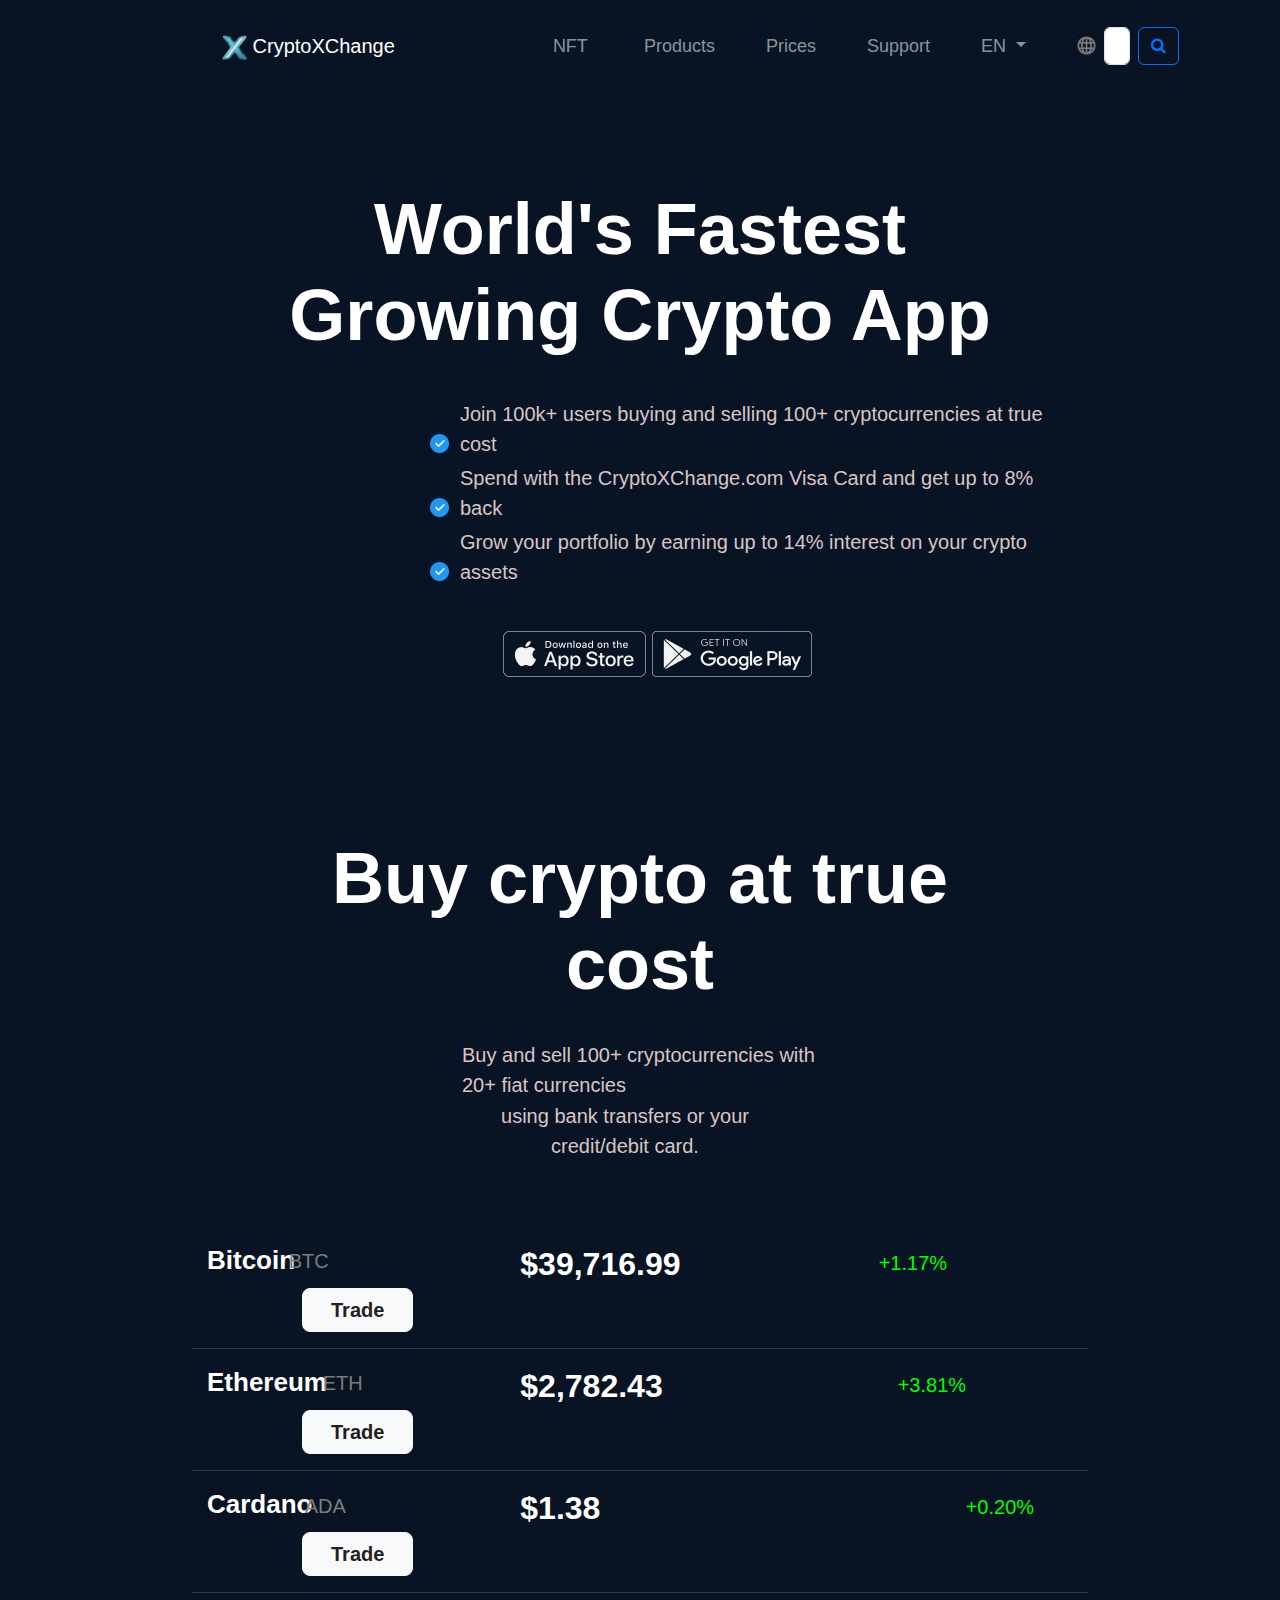
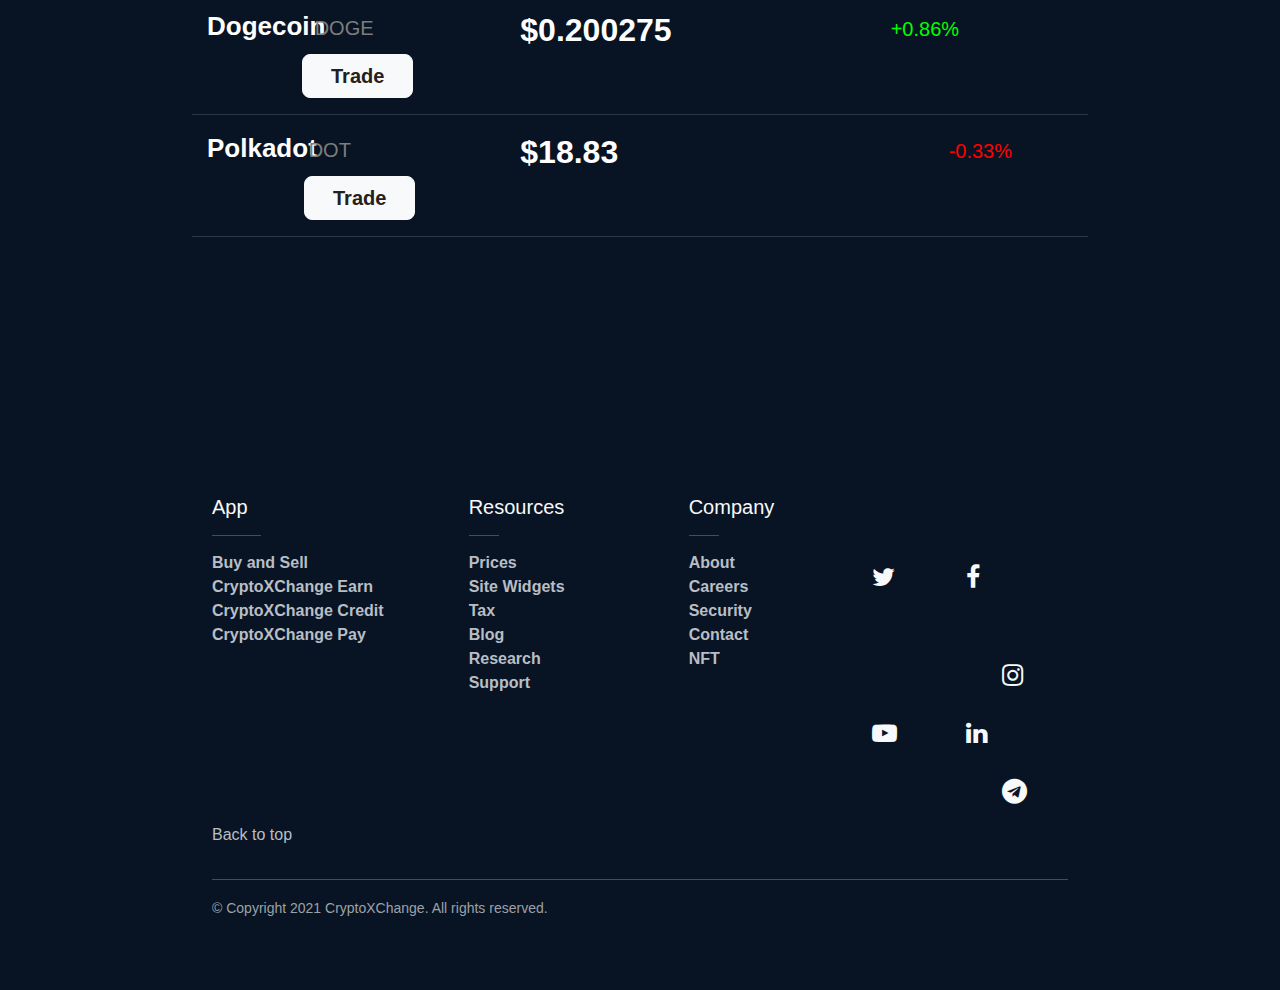
<file: index.html>
<!DOCTYPE html>
<html>
  <head>
    <title>CryptoXChange</title>
    <meta charset="utf-8">
    <meta name="viewport" content="width=device-width, initial-scale=1">
    <link rel="shortcut icon" href="favicon.ico" type="image/x-icon">
    <link rel="stylesheet" href="https://cdn.jsdelivr.net/npm/bootstrap@5.0.2/dist/css/bootstrap.min.css">
    <link rel="stylesheet" href="https://cdnjs.cloudflare.com/ajax/libs/font-awesome/4.7.0/css/font-awesome.min.css">
    <script src="https://ajax.googleapis.com/ajax/libs/jquery/3.5.1/jquery.min.js"></script>
    <script src="https://maxcdn.bootstrapcdn.com/bootstrap/3.4.1/js/bootstrap.min.js"></script>
    <script src="https://cdn.jsdelivr.net/npm/bootstrap@5.0.2/dist/js/bootstrap.bundle.min.js" integrity="sha384-MrcW6ZMFYlzcLA8Nl+NtUVF0sA7MsXsP1UyJoMp4YLEuNSfAP+JcXn/tWtIaxVXM" crossorigin="anonymous"></script>

    <style>
      body {
        background-color: #081424;
        font-family: sans-serif;
      }

      .navbar {
        background-color: #081424;
        margin: 16px 0px 0px 0px;
      }
      .navbar-brand {
        margin: 0px 130px 0px 210px;
      }
      #navlist {
        font-size: 18px;
      }
      #nft {
        margin: 1px 0px 0px 20px;
      }
      #products {
        margin: 1px 0px 0px 40px;
      }
      #prices {
        margin: 1px 0px 0px 35px;
      }
      #support {
        margin: 1px 0px 0px 35px;
      }
      #lang {
        margin: 1px 0px 0px 35px;
      }
      #region {
        margin: -1px 0px 0px 35px;
      }
      #search {
        margin: 0px 140px 0px 0px;
      }
      .breadcrumb {
        text-decoration: none;
        margin: 10px 0px 0px 111px;
      }

      .page-header {
        padding-left: 20px;
      }

      .page-content {
        margin: 0 15%;
      }

      .heading1 {
          margin: 0 20%;
      }

      .heading2 {
          margin: 0 10%;
      }
      #desc1 {
        color: rgb(218, 197, 197);
        font-size: 20px;
        margin: 0 460px;
        margin-right: 200px;
        margin-top: 8px;
      }
      #desc2 {
        color: rgb(218, 197, 197);
        font-size: 20px;
        margin: 0px 260px 0px 270px;
      }
      #desc3 {
        color: rgb(218, 197, 197);
        font-size: 20px;
        margin: -15px 330px 60px 300px;
        text-align: center;
      }
      .bullet {
        margin: 0 430px;
        margin-top: -44px;
      }

      h1 {
          text-align: center;
          font-family: Trebuchet MS, sans-serif;
          font-weight: 900;
          font-size: 72px;
          margin-top: 110px;
          color: white;
      }
          
      h2 {
          color: #d1633c;
          font-size: 1;
      }

      .cryptoname {
          font-family: Trebuchet MS, sans-serif;
          font-weight: 600;
          font-size: 26px;
          margin: 0px 0px 0px 15px;
          color: white;
      }
      #abb1{
        color: rgb(125, 125, 125);
        font-size: 20px;
        font-weight: 500;
        margin: 1px 0px 0px 20px;
      }
      #abb2{
        color: rgb(125, 125, 125);
        font-size: 20px;
        font-weight: 500;
        margin: 1px 0px 0px 54px;
      }
      #abb3{
        color: rgb(125, 125, 125);
        font-size: 20px;
        font-weight: 500;
        margin: 2px 0px 0px 36px;
      }
      #abb4{
        color: rgb(125, 125, 125);
        font-size: 20px;
        font-weight: 500;
        margin: 2px 0px 0px 46px;
      }
      #abb5{
        color: rgb(125, 125, 125);
        font-size: 20px;
        font-weight: 500;
        margin: 2px 0px 0px 40px;
      }
      .price {
          font-family: Trebuchet MS, sans-serif;
          font-weight: 600;
          margin: -5px 0px 0px 175px;
          color: white;
          font-size: 32px;
      }
      #prcnt1 {
          font-family: Trebuchet MS, sans-serif;
          font-weight: normal;
          font-size: 20px;
          color: rgb(0, 255, 0);
          margin: 3px 40px 0px 150px;
      }
      #prcnt2 {
          font-family: Trebuchet MS, sans-serif;
          font-weight: normal;
          font-size: 20px;
          color: rgb(0, 255, 0);
          margin: 3px 40px 0px 169px;
      }
      #prcnt3 {
          font-family: Trebuchet MS, sans-serif;
          font-weight: normal;
          font-size: 20px;
          color: rgb(0, 255, 0);
          margin: 3px 40px 0px 237px;
      }
      #prcnt4 {
          font-family: Trebuchet MS, sans-serif;
          font-weight: normal;
          font-size: 20px;
          color: rgb(0, 255, 0);
          margin: 3px 40px 0px 162px;
      }
      #prcnt5 {
          font-family: Trebuchet MS, sans-serif;
          font-weight: normal;
          font-size: 20px;
          margin-top: 30px;
          color: rgb(255, 0, 0);
          margin: 3px 40px 0px 220px;
      }
      #trade1 {
          font-family: Trebuchet MS, sans-serif;
          font-weight: 600;
          font-size: 20px;    
          color: rgb(36, 32, 32);
          padding: 6px 28px;
          text-align: center;
          margin: 0px 4px 0px 110px;
      }
      #trade2 {
          font-family: Trebuchet MS, sans-serif;
          font-weight: 600;
          font-size: 20px;    
          color: rgb(36, 32, 32);
          padding: 6px 28px;
          text-align: center;
          margin: 0px 4px 0px 110px;
      }
      #trade3 {
          font-family: Trebuchet MS, sans-serif;
          font-weight: 600;
          font-size: 20px;    
          color: rgb(36, 32, 32);
          padding: 6px 28px;
          text-align: center;
          margin: 0px 4px 0px 110px;
      }
      #trade4 {
          font-family: Trebuchet MS, sans-serif;
          font-weight: 600;
          font-size: 20px;    
          color: rgb(36, 32, 32);
          padding: 6px 28px;
          text-align: center;
          margin: 0px 4px 0px 110px;
      }
      #trade5 {
          font-family: Trebuchet MS, sans-serif;
          font-weight: 600;
          font-size: 20px;    
          color: rgb(36, 32, 32);
          padding: 6px 28px;
          text-align: center;
          margin: 0px 4px 0px 112px;
      }

      .chart-division {
        color: #9ca2a7;
      }

      a.highlight:hover {
        color: #ff0000;
      }

      footer {
        background: #081424;
        padding-top: 240px;
        padding-right: 50px;
        padding-bottom: 70px;
        padding-left: 50px;
        margin: 0px 150px 0px 150px;
        font-family: Trebuchet MS, sans-serif;
        font-weight: 900;
        color: white;
      }
      footer a {
        color: #b8bec4;
      }
      a:link { 
        text-decoration: none; 
      }
      
      .copyright {
        color: #9ca2a7;
        font-family:'Franklin Gothic Medium', 'Arial Narrow', Arial, sans-serif;
        font-weight: 100;
      }
      .fa:hover {
        opacity: 0.7;
      }
      #socials {
        margin: 0px 0px 0px 0px;
      }
      #twtr {
        margin: 70px 0px 0px 0px;
        font-size: 25px;
      }
      #fb {
        margin: 70px 0px 0px 70px;
        font-size: 25px;
      }
      #ig {
        margin: 70px 0px 0px 130px;
        font-size: 25px;
      }
      #yt {
        margin: 30px 0px 0px 0px;
        font-size: 25px;
      }
      #ldin {
        margin: 30px 0px 0px 70px;
        font-size: 25px;
      }
      #tg {
        margin: 30px 0px 0px 130px;
        font-size: 25px;
      }
    </style>
  </head>
  <body>
    <nav class="navbar navbar-expand-lg navbar-dark">
      <div class="container-fluid">
        <a class="navbar-brand" mb-0 h1>
          <img src="logo.png" alt="logo" width="25" height="25" class="align-content-lg-between" id="logo">
          CryptoXChange
        </a>
        <button class="navbar-toggler" type="button" data-bs-toggle="collapse" data-bs-target="#navbarNav" aria-controls="navbarNav" aria-expanded="false" aria-label="Toggle navigation">
          <span class="navbar-toggler-icon"></span>
        </button>
        <div class="collapse navbar-collapse" id="navlist">
          <ul class="navbar-nav">
            <li class="nav-item" id="nft">
              <a class="nav-link" aria-current="page" href="#">NFT</a>
            </li>
            <li class="nav-item" id="products">
              <a class="nav-link" aria-current="page" href="#">Products</a>
            </li>
            <li class="nav-item" id="prices">
              <a class="nav-link" href="#">Prices</a>
            </li>
            <li class="nav-item" id="support">
              <a class="nav-link" href="#">Support</a>
            </li>
            <li class="nav-item dropdown" id="lang">
              <a class="nav-link dropdown-toggle" href="#" id="navbarDropdownMenuLink" role="button" data-bs-toggle="dropdown" aria-expanded="false">
                EN
              </a>
              <ul class="dropdown-menu" aria-labelledby="navbarDropdownMenuLink">
                <li><a class="dropdown-item" href="#">FRE</a></li>
                <li><a class="dropdown-item" href="#">JPN</a></li>
                <li><a class="dropdown-item" href="#">GER</a></li>
              </ul>
            </li>
            <li class="nav-item" id="region">
              <a class="nav-link" href="#">
                <img src="globe.png" alt="globe" width="19" height="19">
              </a>
            </li>
          </ul>
        </div>
        <form class="d-flex" id="search">
          <input class="form-control me-2" type="search" placeholder="Search" aria-label="Search" size="10">
          <button class="btn btn-outline-primary" type="submit"><i class="fa fa-search"></i></button>
        </form>
      </div>
    </nav>

    <div class="heading1">
      <h1>World's Fastest Growing Crypto App</h1>
    </div>
    <br>

    <div id="desc1">
      <p>Join 100k+ users buying and selling 100+ cryptocurrencies at true cost</p>  
    </div>
    <div class="bullet">
      <img src="bluetick.png" alt="bullet" width="19" height="19">
    </div>
    <div id="desc1">
      <p>Spend with the CryptoXChange.com Visa Card and get up to 8% back</p>
    </div>
    <div class="bullet">
      <img src="bluetick.png" alt="bullet" width="19" height="19">
    </div>
    <div id="desc1">
      <p>Grow your portfolio by earning up to 14% interest on your crypto assets</p>
    </div>
    <div class="bullet">
      <img src="bluetick.png" alt="bullet" width="19" height="19">
    </div>
    <br>
    <br>

    <div class="page-content">
      <div class="container">
        <div class="row justify-content-md-center">
          <div class="col col-lg-2">
            <img src="appstore.png" alt="playstore link" width="143" height="46" id="store-links">
          </div>
          <div class="col col-lg-2">
            <img src="playstore.png" alt="playstore link" width="160" height="46" id="store-links">
          </div>
        </div>
      </div>
      <br>
      <br>

      <div class="heading2">
        <h1>Buy crypto at true cost</h1>
      </div>
      <br>
      <div id="desc2">
        <p>Buy and sell 100+ cryptocurrencies with 20+ fiat currencies</p>  
      </div>
      <div id="desc3">
        <p>using bank transfers or your credit/debit card.</p>  
      </div>
      <br>
      
      <div class="flex-container">
        <div class="row">
          <div class="col col-lg-1">
            <h3 class="cryptoname">Bitcoin</h3>
          </div>
          <div class="col col-lg-1">
            <p id="abb1">BTC</p>
          </div>
          <div class="col">
            <p class="price">$39,716.99</p>
          </div>
          <div class="col">
            <p id=prcnt1>+1.17%</p>
          </div>
          <div class="col">
            <button type="button" class="btn btn-light btn-lg" id="trade1">Trade</button>
          </div>
        </div>
      </div>
      <hr class="chart-division" size="5px" height="3px">
      <div class="flex-container">
        <div class="row">
          <div class="col col-lg-1">
            <h3 class="cryptoname">Ethereum</h3>
          </div>
          <div class="col col-lg-1">
            <p id="abb2">ETH</p>
          </div>
          <div class="col">
            <p class="price">$2,782.43</p>
          </div>
          <div class="col">
            <p id=prcnt2>+3.81%</p>
          </div>
          <div class="col">
            <button type="button" class="btn btn-light btn-lg" id="trade2">Trade</button>
          </div>
        </div>
      </div>
      <hr class="chart-division" size="5px" height="3px">
      <div class="flex-container">
        <div class="row">
          <div class="col col-lg-1">
            <h3 class="cryptoname">Cardano</h3>
          </div>
          <div class="col col-lg-1">
            <p id="abb3">ADA</p>
          </div>
          <div class="col">
            <p class="price">$1.38</p>
          </div>
          <div class="col">
            <p id=prcnt3>+0.20%</p>
          </div>
          <div class="col">
            <button type="button" class="btn btn-light btn-lg" id="trade3">Trade</button>
          </div>
        </div>
      </div>
      <hr class="chart-division" size="5px" height="3px">
      <div class="flex-container">
        <div class="row">
          <div class="col col-lg-1">
            <h3 class="cryptoname">Dogecoin</h3>
          </div>
          <div class="col col-lg-1">
            <p id="abb4">DOGE</p>
          </div>
          <div class="col">
            <p class="price">$0.200275</p>
          </div>
          <div class="col">
            <p id=prcnt4>+0.86%</p>
          </div>
          <div class="col">
            <button type="button" class="btn btn-light btn-lg" id="trade4">Trade</button>
          </div>
        </div>
      </div>
      <hr class="chart-division" size="5px" height="3px">
      <div class="flex-container">
        <div class="row">
          <div class="col col-lg-1">
            <h3 class="cryptoname">Polkadot</h3>
          </div>
          <div class="col col-lg-1">
            <p id="abb5">DOT</p>
          </div>
          <div class="col">
            <p class="price">$18.83</p>
          </div>
          <div class="col">
            <p id=prcnt5>-0.33%</p>
          </div>
          <div class="col">
            <button type="button" class="btn btn-light btn-lg" id="trade5">Trade</button>
          </div>
        </div>
      </div>
      <hr class="chart-division" size="5px" height="3px">
    </div>
  </body>

  <footer class="text-light">
    <div class="container">
        <div class="row">
            <div class="col-md-3 col-lg-4 col-xl-3">
                <h5>App</h5>
                <hr class="bg-white mb-2 mt-0 d-inline-block mx-auto w-25">
                <ul class="list-unstyled">
                  <li><a href="">Buy and Sell</a></li>
                  <li><a href="">CryptoXChange Earn</a></li>
                  <li><a href="">CryptoXChange Credit</a></li>
                  <li><a href="">CryptoXChange Pay</a></li>
                </ul>
            </div>

            <div class="col-md-2 col-lg-2 col-xl-2 mx-auto">
                <h5>Resources</h5>
                <hr class="bg-white mb-2 mt-0 d-inline-block mx-auto w-25">
                <ul class="list-unstyled">
                  <li><a href="">Prices</a></li>
                  <li><a href="">Site Widgets</a></li>
                  <li><a href="">Tax</a></li>
                  <li><a href="">Blog</a></li>
                  <li><a href="">Research</a></li>
                  <li><a href="">Support</a></li>
                </ul>
            </div>

            <div class="col-md-3 col-lg-2 col-xl-2 mx-auto">
                <h5>Company</h5>
                <hr class="bg-white mb-2 mt-0 d-inline-block mx-auto w-25">
                <ul class="list-unstyled">
                    <li><a href="">About</a></li>
                    <li><a href="">Careers</a></li>
                    <li><a href="">Security</a></li>
                    <li><a href="">Contact</a></li>
                    <li><a href="">NFT</a></li>
                </ul>
            </div>

            <div class="col-md-4 col-lg-3 col-xl-3">
              <div class="flex-container" id="socials">
                <div class="row">
                  <div class="col col-lg-1">
                    <i class="fa fa-twitter" id="twtr"></i>
                  </div>
                  <div class="col col-lg-1">
                    <i class="fa fa-facebook" id="fb"></i>
                  </div>
                  <div class="col">
                    <i class="fa fa-instagram" id="ig"></i>
                  </div>
                </div>
                <div class="row">
                  <div class="col col-lg-1">
                    <i class="fa fa-youtube-play" id="yt"></i>
                  </div>
                  <div class="col col-lg-1">
                    <i class="fa fa-linkedin" id="ldin"></i>
                  </div>
                  <div class="col">
                    <i class="fa fa-telegram" id="tg"></i>
                  </div>
                </div>
              </div>
            </div>
            <div class="col-12 copyright mt-3">
              <p class="float-left">
                <a href="#">Back to top</a>
              </p>
            </div>
        </div>
        <hr>
        <div class="copyright">
          <small>&copy; Copyright 2021 CryptoXChange. All rights reserved.</small>
        </div>
    </div>
  </footer>
</html>
</file>
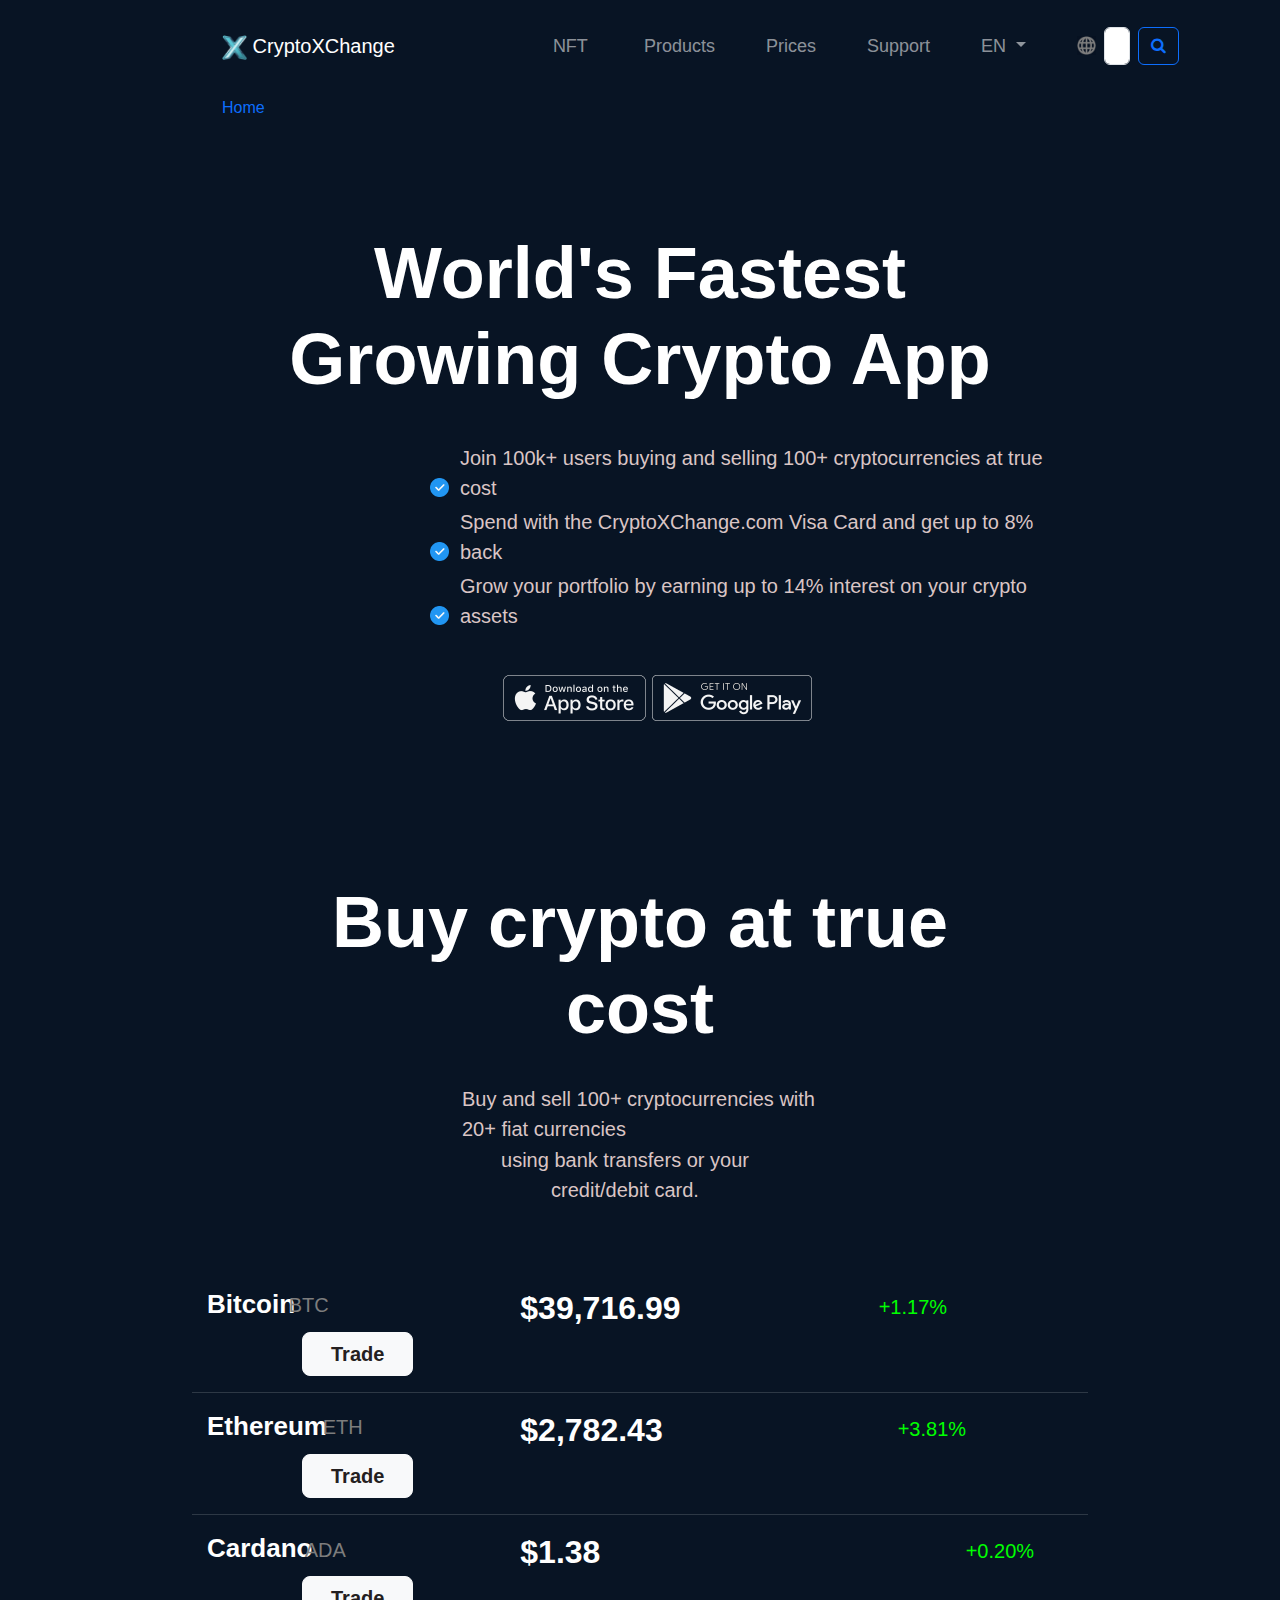
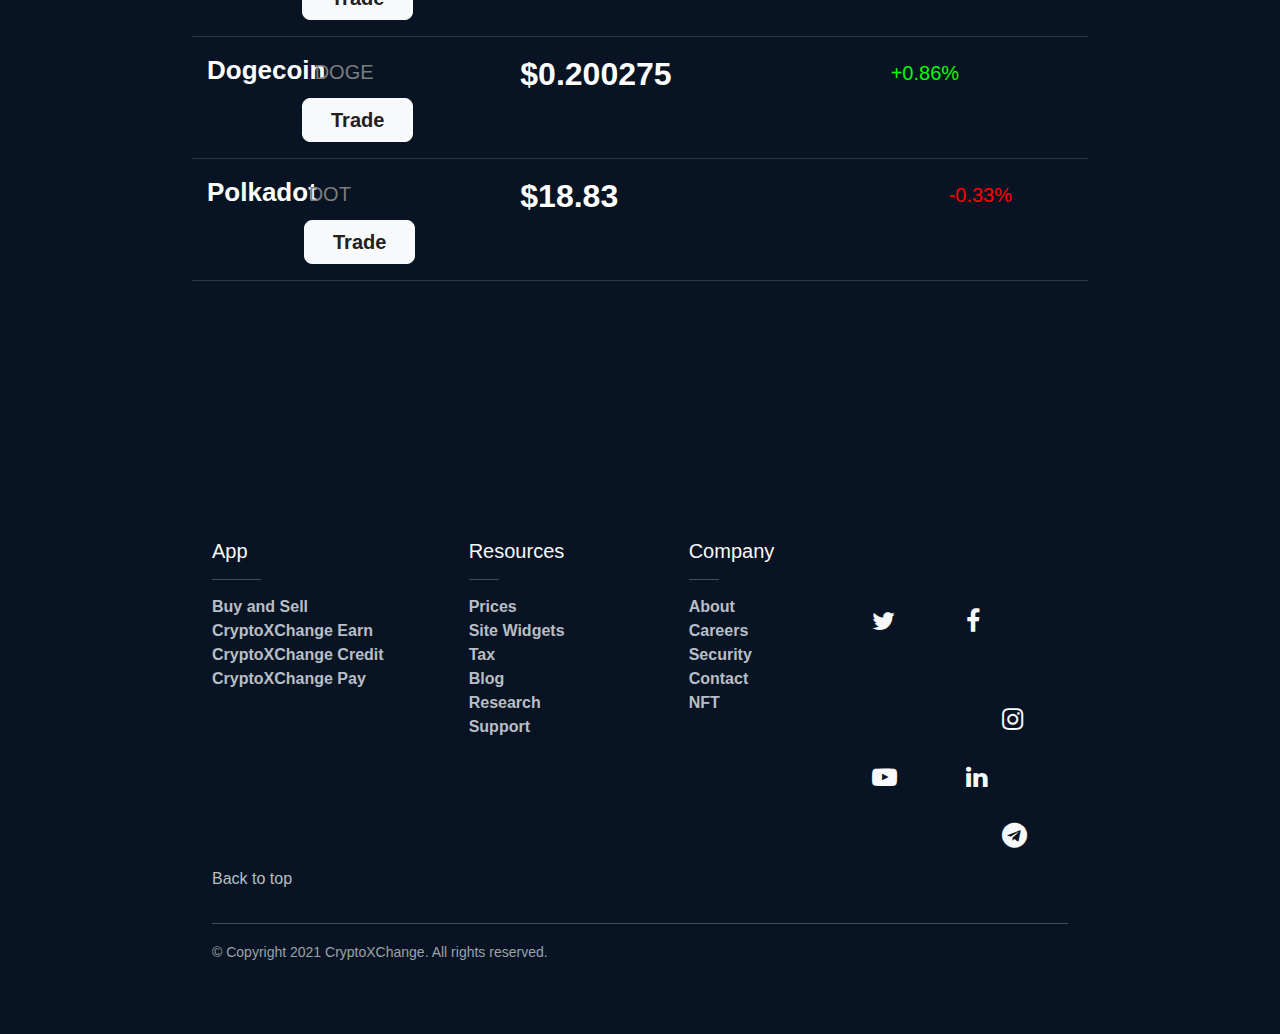
<file: home.html>
<!DOCTYPE html>
<html>
  <head>
    <title>CryptoXChange</title>
    <meta charset="utf-8">
    <meta name="viewport" content="width=device-width, initial-scale=1">
    <link rel="shortcut icon" href="favicon.ico" type="image/x-icon">
    <link rel="stylesheet" href="https://cdn.jsdelivr.net/npm/bootstrap@5.0.2/dist/css/bootstrap.min.css">
    <link rel="stylesheet" href="https://cdnjs.cloudflare.com/ajax/libs/font-awesome/4.7.0/css/font-awesome.min.css">
    <script src="https://ajax.googleapis.com/ajax/libs/jquery/3.5.1/jquery.min.js"></script>
    <script src="https://maxcdn.bootstrapcdn.com/bootstrap/3.4.1/js/bootstrap.min.js"></script>
    <script src="https://cdn.jsdelivr.net/npm/bootstrap@5.0.2/dist/js/bootstrap.bundle.min.js" integrity="sha384-MrcW6ZMFYlzcLA8Nl+NtUVF0sA7MsXsP1UyJoMp4YLEuNSfAP+JcXn/tWtIaxVXM" crossorigin="anonymous"></script>

    <style>
      body {
        background-color: #081424;
        font-family: sans-serif;
      }

      .navbar {
        background-color: #081424;
        margin: 16px 0px 0px 0px;
      }
      .navbar-brand {
        margin: 0px 130px 0px 210px;
      }
      #navlist {
        font-size: 18px;
      }
      #nft {
        margin: 1px 0px 0px 20px;
      }
      #products {
        margin: 1px 0px 0px 40px;
      }
      #prices {
        margin: 1px 0px 0px 35px;
      }
      #support {
        margin: 1px 0px 0px 35px;
      }
      #lang {
        margin: 1px 0px 0px 35px;
      }
      #region {
        margin: -1px 0px 0px 35px;
      }
      #search {
        margin: 0px 140px 0px 0px;
      }
      .breadcrumb {
        text-decoration: none;
        margin: 10px 0px 0px 111px;
      }

      .page-header {
        padding-left: 20px;
      }

      .page-content {
        margin: 0 15%;
      }

      .heading1 {
          margin: 0 20%;
      }

      .heading2 {
          margin: 0 10%;
      }
      #desc1 {
        color: rgb(218, 197, 197);
        font-size: 20px;
        margin: 0 460px;
        margin-right: 200px;
        margin-top: 8px;
      }
      #desc2 {
        color: rgb(218, 197, 197);
        font-size: 20px;
        margin: 0px 260px 0px 270px;
      }
      #desc3 {
        color: rgb(218, 197, 197);
        font-size: 20px;
        margin: -15px 330px 60px 300px;
        text-align: center;
      }
      .bullet {
        margin: 0 430px;
        margin-top: -44px;
      }

      h1 {
          text-align: center;
          font-family: Trebuchet MS, sans-serif;
          font-weight: 900;
          font-size: 72px;
          margin-top: 110px;
          color: white;
      }
          
      h2 {
          color: #d1633c;
          font-size: 1;
      }

      .cryptoname {
          font-family: Trebuchet MS, sans-serif;
          font-weight: 600;
          font-size: 26px;
          margin: 0px 0px 0px 15px;
          color: white;
      }
      #abb1{
        color: rgb(125, 125, 125);
        font-size: 20px;
        font-weight: 500;
        margin: 1px 0px 0px 20px;
      }
      #abb2{
        color: rgb(125, 125, 125);
        font-size: 20px;
        font-weight: 500;
        margin: 1px 0px 0px 54px;
      }
      #abb3{
        color: rgb(125, 125, 125);
        font-size: 20px;
        font-weight: 500;
        margin: 2px 0px 0px 36px;
      }
      #abb4{
        color: rgb(125, 125, 125);
        font-size: 20px;
        font-weight: 500;
        margin: 2px 0px 0px 46px;
      }
      #abb5{
        color: rgb(125, 125, 125);
        font-size: 20px;
        font-weight: 500;
        margin: 2px 0px 0px 40px;
      }
      .price {
          font-family: Trebuchet MS, sans-serif;
          font-weight: 600;
          margin: -5px 0px 0px 175px;
          color: white;
          font-size: 32px;
      }
      #prcnt1 {
          font-family: Trebuchet MS, sans-serif;
          font-weight: normal;
          font-size: 20px;
          color: rgb(0, 255, 0);
          margin: 3px 40px 0px 150px;
      }
      #prcnt2 {
          font-family: Trebuchet MS, sans-serif;
          font-weight: normal;
          font-size: 20px;
          color: rgb(0, 255, 0);
          margin: 3px 40px 0px 169px;
      }
      #prcnt3 {
          font-family: Trebuchet MS, sans-serif;
          font-weight: normal;
          font-size: 20px;
          color: rgb(0, 255, 0);
          margin: 3px 40px 0px 237px;
      }
      #prcnt4 {
          font-family: Trebuchet MS, sans-serif;
          font-weight: normal;
          font-size: 20px;
          color: rgb(0, 255, 0);
          margin: 3px 40px 0px 162px;
      }
      #prcnt5 {
          font-family: Trebuchet MS, sans-serif;
          font-weight: normal;
          font-size: 20px;
          margin-top: 30px;
          color: rgb(255, 0, 0);
          margin: 3px 40px 0px 220px;
      }
      #trade1 {
          font-family: Trebuchet MS, sans-serif;
          font-weight: 600;
          font-size: 20px;    
          color: rgb(36, 32, 32);
          padding: 6px 28px;
          text-align: center;
          margin: 0px 4px 0px 110px;
      }
      #trade2 {
          font-family: Trebuchet MS, sans-serif;
          font-weight: 600;
          font-size: 20px;    
          color: rgb(36, 32, 32);
          padding: 6px 28px;
          text-align: center;
          margin: 0px 4px 0px 110px;
      }
      #trade3 {
          font-family: Trebuchet MS, sans-serif;
          font-weight: 600;
          font-size: 20px;    
          color: rgb(36, 32, 32);
          padding: 6px 28px;
          text-align: center;
          margin: 0px 4px 0px 110px;
      }
      #trade4 {
          font-family: Trebuchet MS, sans-serif;
          font-weight: 600;
          font-size: 20px;    
          color: rgb(36, 32, 32);
          padding: 6px 28px;
          text-align: center;
          margin: 0px 4px 0px 110px;
      }
      #trade5 {
          font-family: Trebuchet MS, sans-serif;
          font-weight: 600;
          font-size: 20px;    
          color: rgb(36, 32, 32);
          padding: 6px 28px;
          text-align: center;
          margin: 0px 4px 0px 112px;
      }

      .chart-division {
        color: #9ca2a7;
      }

      a.highlight:hover {
        color: #ff0000;
      }

      footer {
        background: #081424;
        padding-top: 240px;
        padding-right: 50px;
        padding-bottom: 70px;
        padding-left: 50px;
        margin: 0px 150px 0px 150px;
        font-family: Trebuchet MS, sans-serif;
        font-weight: 900;
        color: white;
      }
      footer a {
        color: #b8bec4;
      }
      a:link { 
        text-decoration: none; 
      }
      
      .copyright {
        color: #9ca2a7;
        font-family:'Franklin Gothic Medium', 'Arial Narrow', Arial, sans-serif;
        font-weight: 100;
      }
      .fa:hover {
        opacity: 0.7;
      }
      #socials {
        margin: 0px 0px 0px 0px;
      }
      #twtr {
        margin: 70px 0px 0px 0px;
        font-size: 25px;
      }
      #fb {
        margin: 70px 0px 0px 70px;
        font-size: 25px;
      }
      #ig {
        margin: 70px 0px 0px 130px;
        font-size: 25px;
      }
      #yt {
        margin: 30px 0px 0px 0px;
        font-size: 25px;
      }
      #ldin {
        margin: 30px 0px 0px 70px;
        font-size: 25px;
      }
      #tg {
        margin: 30px 0px 0px 130px;
        font-size: 25px;
      }
    </style>
  </head>
  <body>
    <nav class="navbar navbar-expand-lg navbar-dark">
      <div class="container-fluid">
        <a class="navbar-brand" mb-0 h1>
          <img src="logo.png" alt="logo" width="25" height="25" class="align-content-lg-between" id="logo">
          CryptoXChange
        </a>
        <button class="navbar-toggler" type="button" data-bs-toggle="collapse" data-bs-target="#navbarNav" aria-controls="navbarNav" aria-expanded="false" aria-label="Toggle navigation">
          <span class="navbar-toggler-icon"></span>
        </button>
        <div class="collapse navbar-collapse" id="navlist">
          <ul class="navbar-nav">
            <li class="nav-item" id="nft">
              <a class="nav-link" aria-current="page" href="#">NFT</a>
            </li>
            <li class="nav-item" id="products">
              <a class="nav-link" aria-current="page" href="#">Products</a>
            </li>
            <li class="nav-item" id="prices">
              <a class="nav-link" href="#">Prices</a>
            </li>
            <li class="nav-item" id="support">
              <a class="nav-link" href="#">Support</a>
            </li>
            <li class="nav-item dropdown" id="lang">
              <a class="nav-link dropdown-toggle" href="#" id="navbarDropdownMenuLink" role="button" data-bs-toggle="dropdown" aria-expanded="false">
                EN
              </a>
              <ul class="dropdown-menu" aria-labelledby="navbarDropdownMenuLink">
                <li><a class="dropdown-item" href="#">FRE</a></li>
                <li><a class="dropdown-item" href="#">JPN</a></li>
                <li><a class="dropdown-item" href="#">GER</a></li>
              </ul>
            </li>
            <li class="nav-item" id="region">
              <a class="nav-link" href="#">
                <img src="globe.png" alt="globe" width="19" height="19">
              </a>
            </li>
          </ul>
        </div>
        <form class="d-flex" id="search">
          <input class="form-control me-2" type="search" placeholder="Search" aria-label="Search" size="10">
          <button class="btn btn-outline-primary" type="submit"><i class="fa fa-search"></i></button>
        </form>
      </div>
    </nav>

    <nav style="--bs-breadcrumb-divider: '>';" aria-label="breadcrumb" class="breadcrumb">
      <ol class="breadcrumb">
        <li class="breadcrumb-item"><a href="#">Home</a></li>
      </ol>
    </nav>

    <div class="heading1">
      <h1>World's Fastest Growing Crypto App</h1>
    </div>
    <br>

    <div id="desc1">
      <p>Join 100k+ users buying and selling 100+ cryptocurrencies at true cost</p>  
    </div>
    <div class="bullet">
      <img src="bluetick.png" alt="bullet" width="19" height="19">
    </div>
    <div id="desc1">
      <p>Spend with the CryptoXChange.com Visa Card and get up to 8% back</p>
    </div>
    <div class="bullet">
      <img src="bluetick.png" alt="bullet" width="19" height="19">
    </div>
    <div id="desc1">
      <p>Grow your portfolio by earning up to 14% interest on your crypto assets</p>
    </div>
    <div class="bullet">
      <img src="bluetick.png" alt="bullet" width="19" height="19">
    </div>
    <br>
    <br>

    <div class="page-content">
      <div class="container">
        <div class="row justify-content-md-center">
          <div class="col col-lg-2">
            <img src="appstore.png" alt="playstore link" width="143" height="46" id="store-links">
          </div>
          <div class="col col-lg-2">
            <img src="playstore.png" alt="playstore link" width="160" height="46" id="store-links">
          </div>
        </div>
      </div>
      <br>
      <br>

      <div class="heading2">
        <h1>Buy crypto at true cost</h1>
      </div>
      <br>
      <div id="desc2">
        <p>Buy and sell 100+ cryptocurrencies with 20+ fiat currencies</p>  
      </div>
      <div id="desc3">
        <p>using bank transfers or your credit/debit card.</p>  
      </div>
      <br>
      
      <div class="flex-container">
        <div class="row">
          <div class="col col-lg-1">
            <h3 class="cryptoname">Bitcoin</h3>
          </div>
          <div class="col col-lg-1">
            <p id="abb1">BTC</p>
          </div>
          <div class="col">
            <p class="price">$39,716.99</p>
          </div>
          <div class="col">
            <p id=prcnt1>+1.17%</p>
          </div>
          <div class="col">
            <button type="button" class="btn btn-light btn-lg" id="trade1">Trade</button>
          </div>
        </div>
      </div>
      <hr class="chart-division" size="5px" height="3px">
      <div class="flex-container">
        <div class="row">
          <div class="col col-lg-1">
            <h3 class="cryptoname">Ethereum</h3>
          </div>
          <div class="col col-lg-1">
            <p id="abb2">ETH</p>
          </div>
          <div class="col">
            <p class="price">$2,782.43</p>
          </div>
          <div class="col">
            <p id=prcnt2>+3.81%</p>
          </div>
          <div class="col">
            <button type="button" class="btn btn-light btn-lg" id="trade2">Trade</button>
          </div>
        </div>
      </div>
      <hr class="chart-division" size="5px" height="3px">
      <div class="flex-container">
        <div class="row">
          <div class="col col-lg-1">
            <h3 class="cryptoname">Cardano</h3>
          </div>
          <div class="col col-lg-1">
            <p id="abb3">ADA</p>
          </div>
          <div class="col">
            <p class="price">$1.38</p>
          </div>
          <div class="col">
            <p id=prcnt3>+0.20%</p>
          </div>
          <div class="col">
            <button type="button" class="btn btn-light btn-lg" id="trade3">Trade</button>
          </div>
        </div>
      </div>
      <hr class="chart-division" size="5px" height="3px">
      <div class="flex-container">
        <div class="row">
          <div class="col col-lg-1">
            <h3 class="cryptoname">Dogecoin</h3>
          </div>
          <div class="col col-lg-1">
            <p id="abb4">DOGE</p>
          </div>
          <div class="col">
            <p class="price">$0.200275</p>
          </div>
          <div class="col">
            <p id=prcnt4>+0.86%</p>
          </div>
          <div class="col">
            <button type="button" class="btn btn-light btn-lg" id="trade4">Trade</button>
          </div>
        </div>
      </div>
      <hr class="chart-division" size="5px" height="3px">
      <div class="flex-container">
        <div class="row">
          <div class="col col-lg-1">
            <h3 class="cryptoname">Polkadot</h3>
          </div>
          <div class="col col-lg-1">
            <p id="abb5">DOT</p>
          </div>
          <div class="col">
            <p class="price">$18.83</p>
          </div>
          <div class="col">
            <p id=prcnt5>-0.33%</p>
          </div>
          <div class="col">
            <button type="button" class="btn btn-light btn-lg" id="trade5">Trade</button>
          </div>
        </div>
      </div>
      <hr class="chart-division" size="5px" height="3px">
    </div>
  </body>

  <footer class="text-light">
    <div class="container">
        <div class="row">
            <div class="col-md-3 col-lg-4 col-xl-3">
                <h5>App</h5>
                <hr class="bg-white mb-2 mt-0 d-inline-block mx-auto w-25">
                <ul class="list-unstyled">
                  <li><a href="">Buy and Sell</a></li>
                  <li><a href="">CryptoXChange Earn</a></li>
                  <li><a href="">CryptoXChange Credit</a></li>
                  <li><a href="">CryptoXChange Pay</a></li>
                </ul>
            </div>

            <div class="col-md-2 col-lg-2 col-xl-2 mx-auto">
                <h5>Resources</h5>
                <hr class="bg-white mb-2 mt-0 d-inline-block mx-auto w-25">
                <ul class="list-unstyled">
                  <li><a href="">Prices</a></li>
                  <li><a href="">Site Widgets</a></li>
                  <li><a href="">Tax</a></li>
                  <li><a href="">Blog</a></li>
                  <li><a href="">Research</a></li>
                  <li><a href="">Support</a></li>
                </ul>
            </div>

            <div class="col-md-3 col-lg-2 col-xl-2 mx-auto">
                <h5>Company</h5>
                <hr class="bg-white mb-2 mt-0 d-inline-block mx-auto w-25">
                <ul class="list-unstyled">
                    <li><a href="">About</a></li>
                    <li><a href="">Careers</a></li>
                    <li><a href="">Security</a></li>
                    <li><a href="">Contact</a></li>
                    <li><a href="">NFT</a></li>
                </ul>
            </div>

            <div class="col-md-4 col-lg-3 col-xl-3">
              <div class="flex-container" id="socials">
                <div class="row">
                  <div class="col col-lg-1">
                    <i class="fa fa-twitter" id="twtr"></i>
                  </div>
                  <div class="col col-lg-1">
                    <i class="fa fa-facebook" id="fb"></i>
                  </div>
                  <div class="col">
                    <i class="fa fa-instagram" id="ig"></i>
                  </div>
                </div>
                <div class="row">
                  <div class="col col-lg-1">
                    <i class="fa fa-youtube-play" id="yt"></i>
                  </div>
                  <div class="col col-lg-1">
                    <i class="fa fa-linkedin" id="ldin"></i>
                  </div>
                  <div class="col">
                    <i class="fa fa-telegram" id="tg"></i>
                  </div>
                </div>
              </div>
            </div>
            <div class="col-12 copyright mt-3">
              <p class="float-left">
                <a href="#">Back to top</a>
              </p>
            </div>
        </div>
        <hr>
        <div class="copyright">
          <small>&copy; Copyright 2021 CryptoXChange. All rights reserved.</small>
        </div>
    </div>
  </footer>
</html>
</file>
